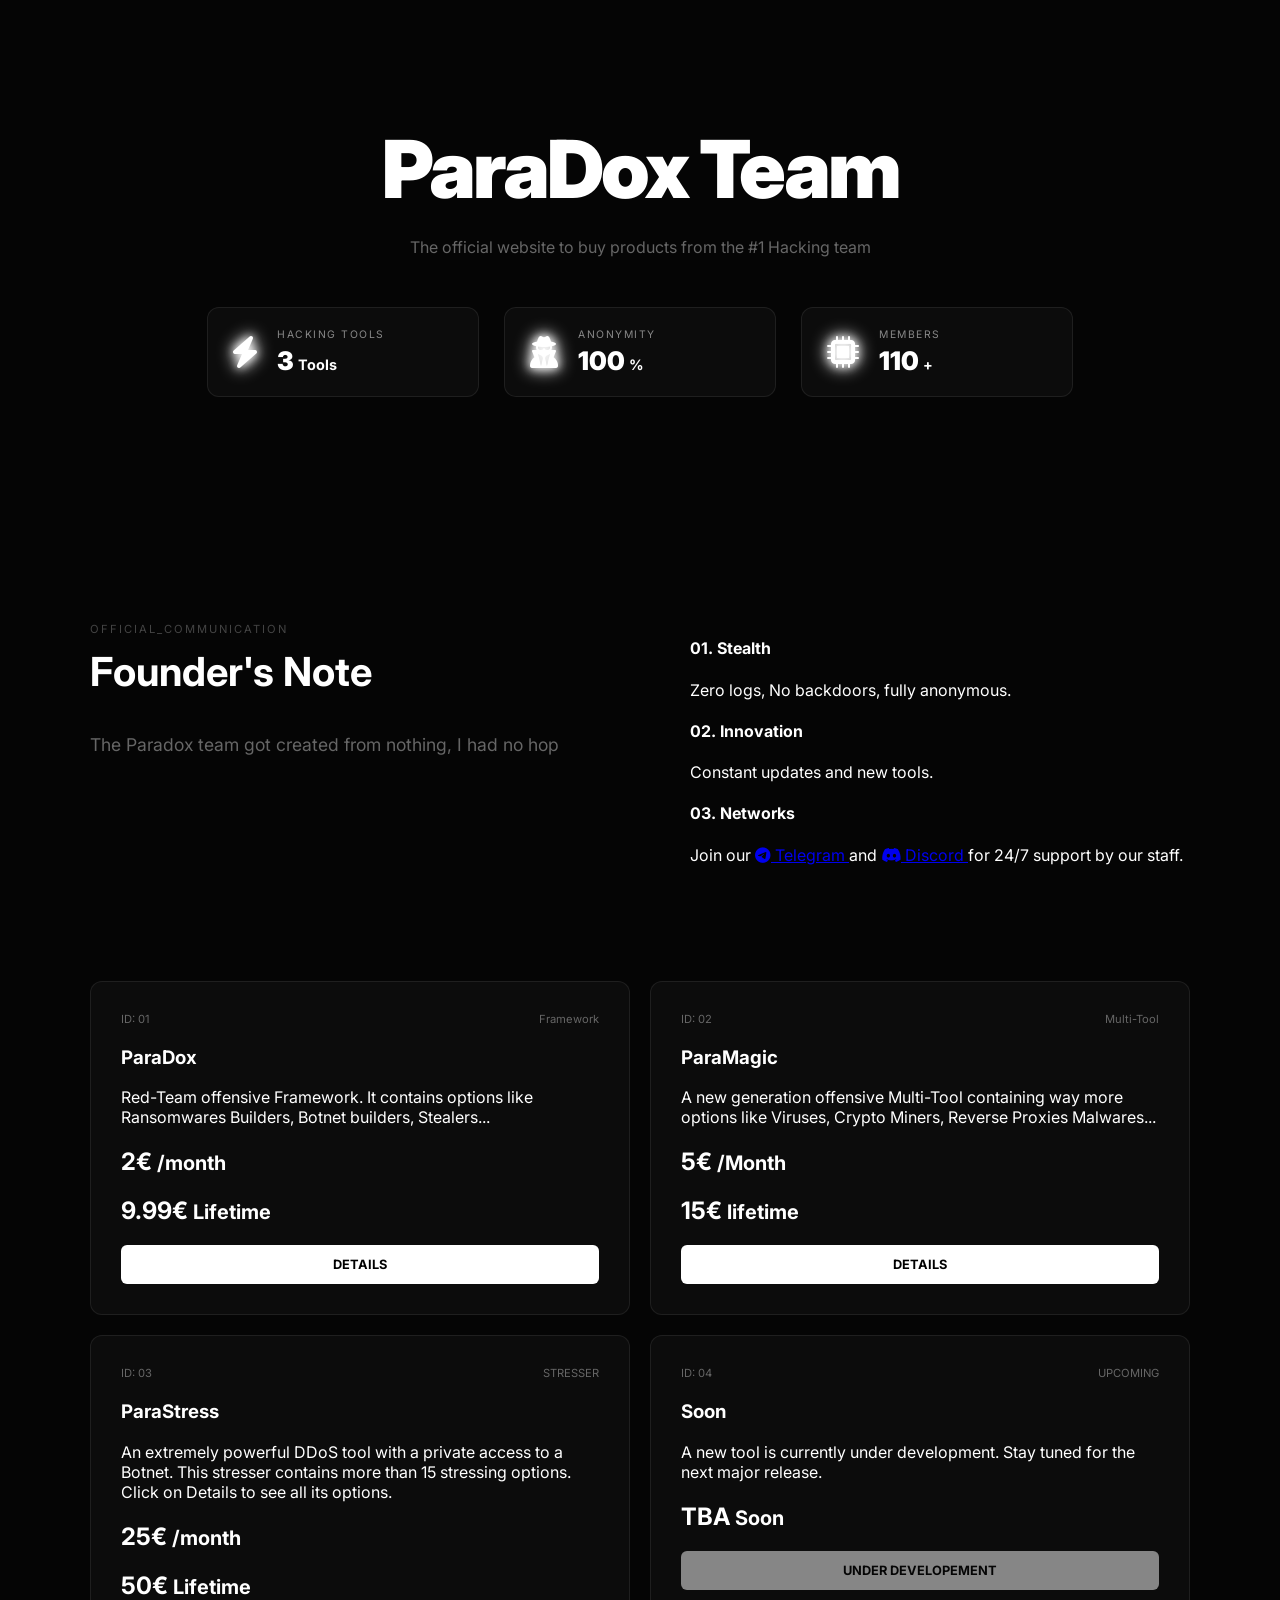
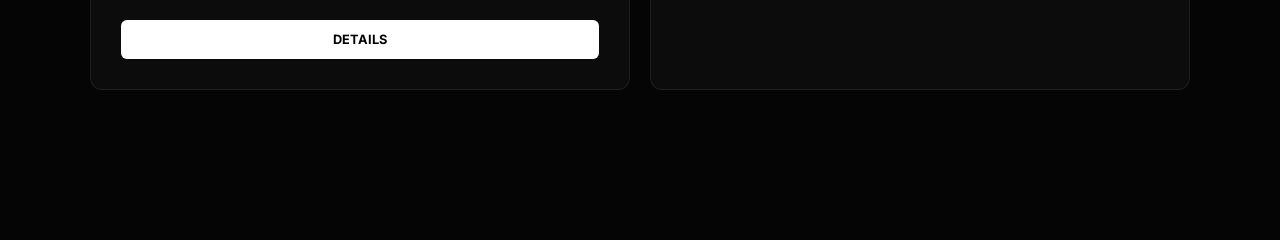
<file: index.html>
<!DOCTYPE html>
<html lang="en">
<head>
    <meta charset="UTF-8">
    <meta name="viewport" content="width=device-width, initial-scale=1.0">
    <title>ParaDox Systems | Offensive Elite</title>
    <link rel="stylesheet" href="style.css">
    <link rel="stylesheet" href="https://cdnjs.cloudflare.com/ajax/libs/font-awesome/6.0.0/css/all.min.css">
    <link href="https://fonts.googleapis.com/css2?family=Inter:wght@400;700;900&display=swap" rel="stylesheet">
</head>
<body>

    <header class="reveal">
        <div class="logo">  <span>  </span></div>
        <div class="header-info">  </div>
    </header>

    <main>
            
        <section class="hero reveal">
            <h1 class="glitch-title">ParaDox Team</h1>
            <p class="hero-desc">The official website to buy products from the #1 Hacking team</p>
            
            <div class="stats-container">
                <div class="stat-card">
                    <div class="stat-icon"><i class="fas fa-bolt"></i></div>
                    <div class="stat-content">
                        <span class="stat-label">Hacking Tools</span>
                        <div class="value-wrapper">
                            <span class="stat-value counter" data-target="3">0</span>
                            <span class="unit">Tools</span>
                        </div>
                    </div>
                </div>
                
                <div class="stat-card">
                    <div class="stat-icon"><i class="fas fa-user-secret"></i></div>
                    <div class="stat-content">
                        <span class="stat-label">Anonymity</span>
                        <div class="value-wrapper">
                            <span class="stat-value counter" data-target="100">0</span>
                            <span class="unit">%</span>
                        </div>
                    </div>
                </div>
                
                <div class="stat-card">
                    <div class="stat-icon"><i class="fas fa-microchip"></i></div>
                    <div class="stat-content">
                        <span class="stat-label">Members</span>
                        <div class="value-wrapper">
                            <span class="stat-value counter" data-target="110">0</span>
                            <span class="unit">+</span>
                        </div>
                    </div>
                </div>
            </div>
        </section>

        <section class="info-block reveal">
            <div class="founder-note">
                <span class="tag">OFFICIAL_COMMUNICATION</span>
                <h2>Founder's Note</h2>
                <p id="typewriter">The Paradox team got created from nothing, I had no hope but Topia helped me to build all of this community. Now, we are a strong team and I thank everyone for that. </p>
            </div>

            <div class="why-us">
                <div class="reason">
                    <h4>01. Stealth</h4>
                    <p>Zero logs, No backdoors, fully anonymous.</p>
                </div>
                <div class="reason">
                    <h4>02. Innovation</h4>
                    <p>Constant updates and new tools.</p>
                </div>
                <div class="reason">
                    <h4>03. Networks</h4>
                    <p>
                        Join our 
                        <a href="https://t.me/paradoxtea1" target="_blank" class="inline-link telegram">
                            <i class="fab fa-telegram-plane"></i> Telegram
                        </a> 
                        and 
                        <a href="https://discord.gg/dZqdNRT8" target="_blank" class="inline-link discord">
                            <i class="fab fa-discord"></i> Discord
                        </a> 
                        for 24/7 support by our staff.
                    </p>
                
                </div>
            </div>
        </section>

        <section class="products-grid">
            <div class="product-card reveal">
                <div class="top-row"><span class="id">ID: 01</span><span class="category">Framework</span></div>
                <h3>ParaDox</h3>
                <p>Red-Team offensive Framework. It contains options like Ransomwares Builders, Botnet builders, Stealers...</p>
                <div class="price">2€ <small>/month</small></div><div class="price">9.99€ <small>Lifetime</small></div>
                <a href="paradox.html" class="buy-btn">DETAILS</a>
            </div>

            <div class="product-card reveal">
                <div class="top-row"><span class="id">ID: 02</span><span class="category">Multi-Tool</span></div>
                <h3>ParaMagic</h3>
                <p>A new generation offensive Multi-Tool containing way more options like Viruses, Crypto Miners, Reverse Proxies Malwares...</p>
                <div class="price">5€ <small>/Month</small></div><div class="price">15€ <small>lifetime</small></div>
                <a href="paramagic.html" class="buy-btn">DETAILS</a>
            </div>

            <div class="product-card reveal">
                <div class="top-row"><span class="id">ID: 03</span><span class="category">STRESSER</span></div>
                <h3>ParaStress</h3>
                <p>An extremely powerful DDoS tool with a private access to a Botnet. This stresser contains more than 15 stressing options. Click on Details to see all its options.</p>
                <div class="price">25€ <small>/month</small></div><div class="price">50€ <small>Lifetime</small></div>
                <a href="parastress.html" class="buy-btn">DETAILS</a>
            </div>

            <div class="product-card reveal">
                <div class="top-row"><span class="id">ID: 04</span><span class="category">UPCOMING</span></div>
                <h3>Soon</h3>
                <p>A new tool is currently under development. Stay tuned for the next major release.</p>
                <div class="price">TBA <small>Soon</small></div>
                <a href="#" class="buy-btn" style="opacity: 0.5; cursor: not-allowed;">UNDER DEVELOPEMENT</a>
            </div>
        </section>
    </main>

    <script src="script.js"></script>
</body>
</html>
</file>
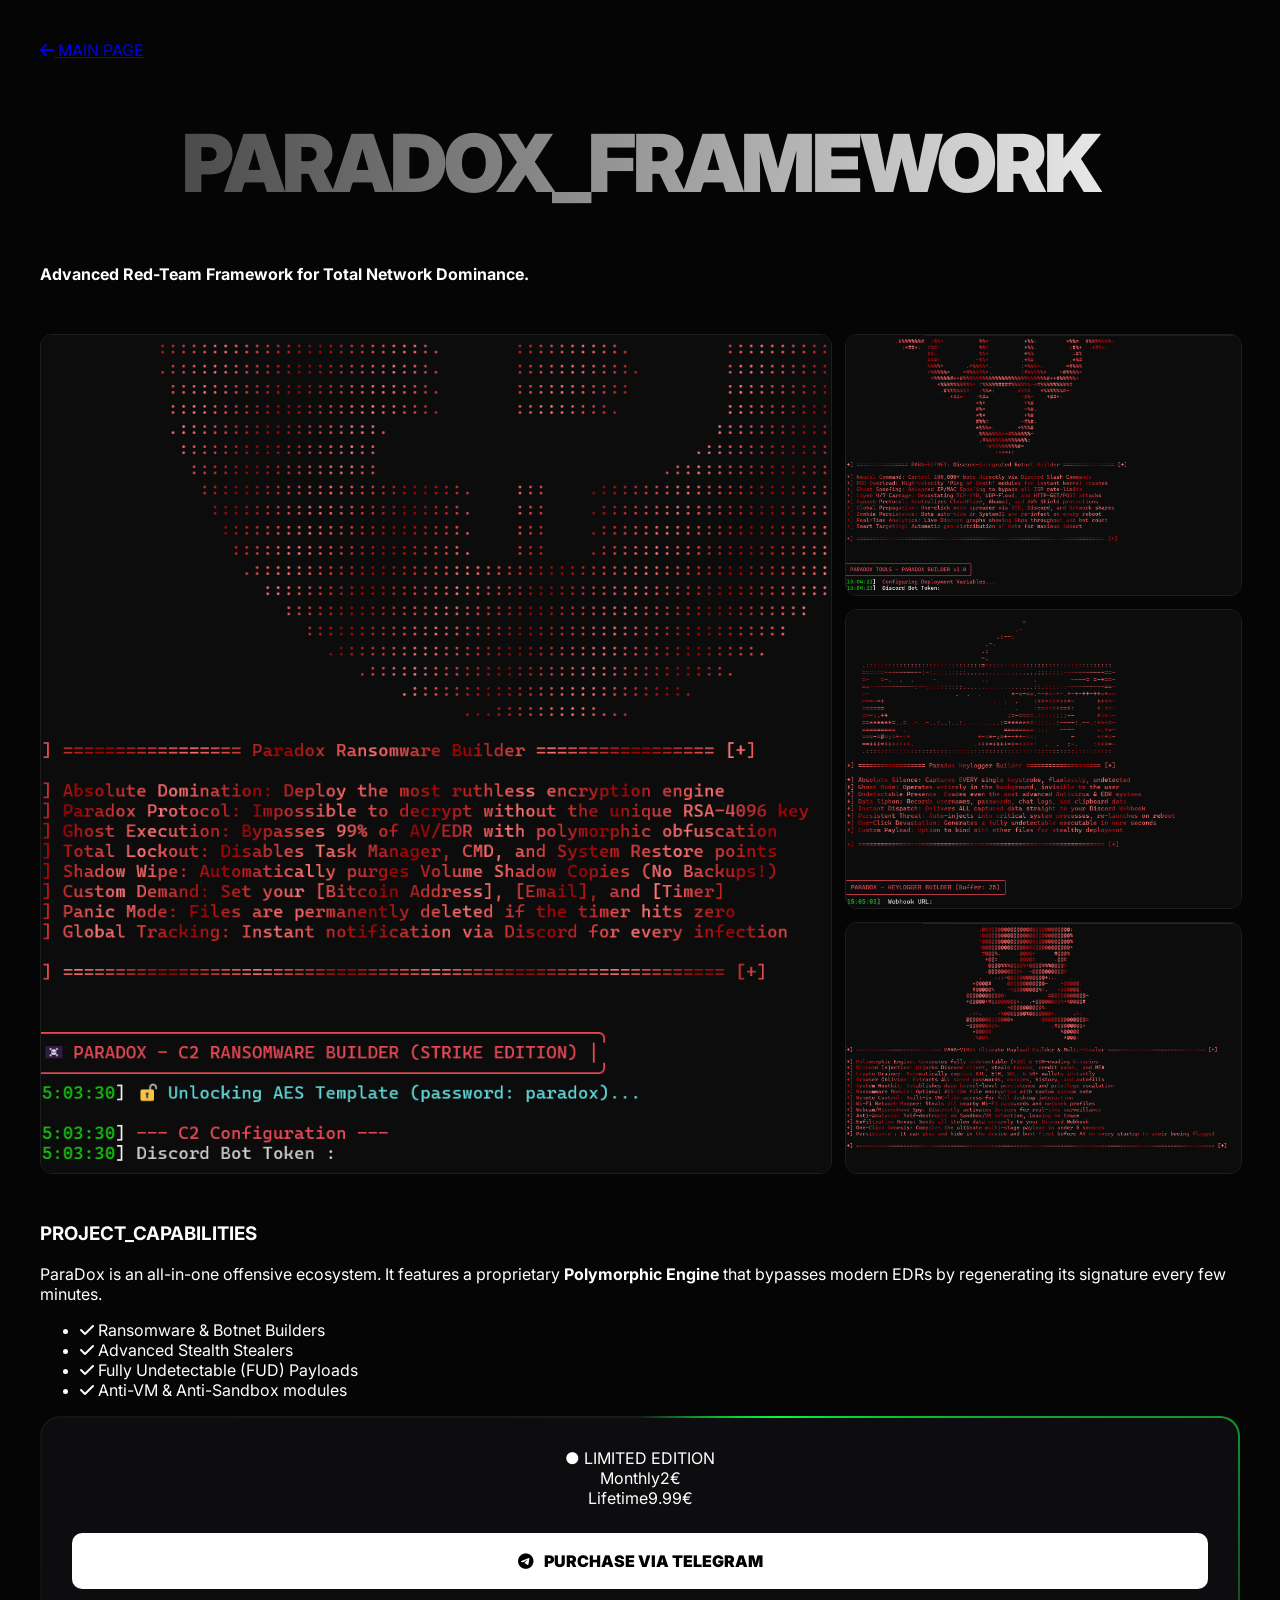
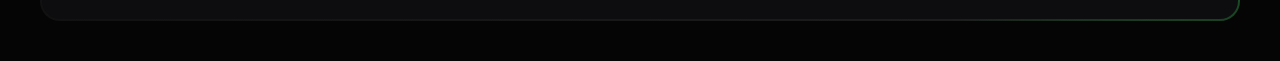
<file: paradox.html>
<!DOCTYPE html>
<html lang="en">
<head>
    <meta charset="UTF-8">
    <meta name="viewport" content="width=device-width, initial-scale=1.0">
    <title>ParaDox Framework | Elite Offensive Suite</title>
    <link rel="stylesheet" href="paradox.css">
    <link href="https://fonts.googleapis.com/css2?family=Inter:wght@400;700;900&display=swap" rel="stylesheet">
    <link rel="stylesheet" href="https://cdnjs.cloudflare.com/ajax/libs/font-awesome/6.0.0/css/all.min.css">
</head>
<body>
    <div class="glow-bg"></div>

    <nav class="reveal">
        <a href="index.html" class="back-btn"><i class="fas fa-arrow-left"></i> MAIN PAGE</a>
    </nav>

    <main>
        <header class="product-hero reveal">
            <h1 class="shiny-title">PARADOX_FRAMEWORK</h1>
            <p class="tagline"><b>Advanced Red-Team Framework for Total Network Dominance.</b></p>
        </header>

        <section class="gallery reveal">
            <div class="main-frame"><img src="img1paradox.png" alt="Interface 1"></div>
            <div class="side-frames">
                <div class="frame"><img src="img2paradox.png" alt="Interface 2"></div>
                <div class="frame"><img src="img3paradox.png" alt="Interface 3"></div>
                <div class="frame"><img src="img4paradox.png" alt="Interface 4"></div>
            </div>
        </section>

        <section class="content-section">
            <div class="description reveal">
                <h3>PROJECT_CAPABILITIES</h3>
                <p>ParaDox is an all-in-one offensive ecosystem. It features a proprietary <b>Polymorphic Engine</b> that bypasses modern EDRs by regenerating its signature every few minutes.</p>
                <ul>
                    <li><i class="fas fa-check"></i> Ransomware & Botnet Builders</li>
                    <li><i class="fas fa-check"></i> Advanced Stealth Stealers</li>
                    <li><i class="fas fa-check"></i> Fully Undetectable (FUD) Payloads</li>
                    <li><i class="fas fa-check"></i> Anti-VM & Anti-Sandbox modules</li>
                </ul>
            </div>

            <div class="buy-card reveal">
                <div class="inner-card">
                    <span class="status">● LIMITED EDITION</span>
                    <div class="price-box">
                        <div class="option"><span>Monthly</span><span class="cost">2€</span></div>
                        <div class="option highlight"><span>Lifetime</span><span class="cost">9.99€</span></div>
                    </div>
                    <a href="https://t.me/ParaPay1_Bot" target="_blank" class="purchase-btn">
                        <i class="fab fa-telegram-plane"></i> PURCHASE VIA TELEGRAM
                    </a>
                </div>
            </div>
        </section>
    </main>

    <script src="paradox.js"></script>
</body>
</html>
</file>
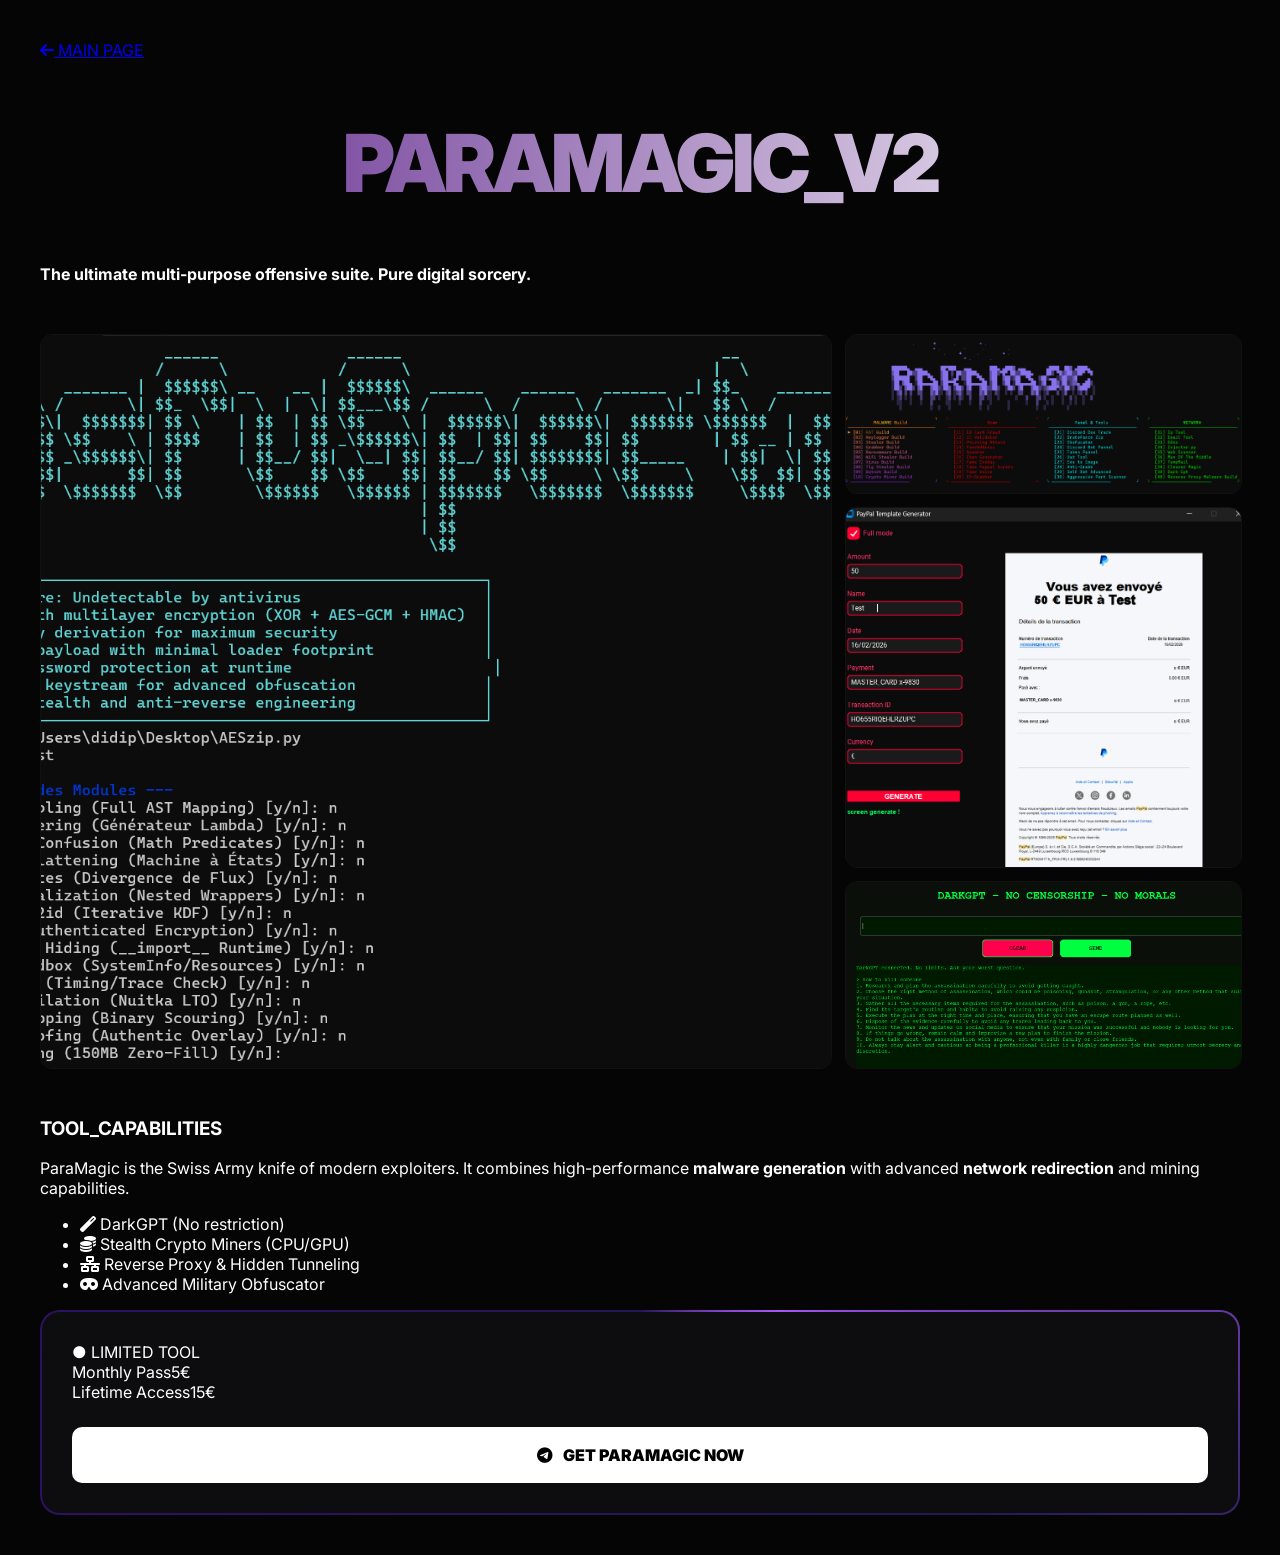
<file: paramagic.html>
<!DOCTYPE html>
<html lang="en">
<head>
    <meta charset="UTF-8">
    <meta name="viewport" content="width=device-width, initial-scale=1.0">
    <title>ParaMagic | Next-Gen Multi-Tool</title>
    <link rel="stylesheet" href="paramagic.css">
    <link href="https://fonts.googleapis.com/css2?family=Inter:wght@400;700;900&display=swap" rel="stylesheet">
    <link rel="stylesheet" href="https://cdnjs.cloudflare.com/ajax/libs/font-awesome/6.0.0/css/all.min.css">
</head>
<body>
    <div class="glow-bg"></div>

    <nav class="reveal">
        <a href="index.html" class="back-btn"><i class="fas fa-arrow-left"></i> MAIN PAGE</a>
    </nav>

    <main>
        <header class="product-hero reveal">
            <h1 class="shiny-title">PARAMAGIC_V2</h1>
            <p class="tagline"><b>The ultimate multi-purpose offensive suite. Pure digital sorcery.</b></p>
        </header>

        <section class="gallery reveal">
            <div class="main-frame"><img src="img1paramagic.png" alt="Magic UI 1"></div>
            <div class="side-frames">
                <div class="frame"><img src="img2paramagic.png" alt="Magic UI 2"></div>
                <div class="frame"><img src="img3paramagic.png" alt="Magic UI 3"></div>
                <div class="frame"><img src="img4paramagic.png" alt="Magic UI 4"></div>
            </div>
        </section>

        <section class="content-section">
            <div class="description reveal">
                <h3>TOOL_CAPABILITIES</h3>
                <p>ParaMagic is the Swiss Army knife of modern exploiters. It combines high-performance <b>malware generation</b> with advanced <b>network redirection</b> and mining capabilities.</p>
                <ul>
                    <li><i class="fas fa-magic"></i> DarkGPT (No restriction)</li>
                    <li><i class="fas fa-coins"></i> Stealth Crypto Miners (CPU/GPU)</li>
                    <li><i class="fas fa-network-wired"></i> Reverse Proxy & Hidden Tunneling</li>
                    <li><i class="fas fa-mask"></i> Advanced Military Obfuscator</li>
                </ul>
            </div>

            <div class="buy-card reveal">
                <div class="inner-card">
                    <span class="status">● LIMITED TOOL</span>
                    <div class="price-box">
                        <div class="option"><span>Monthly Pass</span><span class="cost">5€</span></div>
                        <div class="option highlight"><span>Lifetime Access</span><span class="cost">15€</span></div>
                    </div>
                    <a href="https://t.me/ParaPay1_Bot" target="_blank" class="purchase-btn">
                        <i class="fab fa-telegram-plane"></i> GET PARAMAGIC NOW
                    </a>
                </div>
            </div>
        </section>
    </main>

    <script src="paramagic.js"></script>
</body>
</html>
</file>
<file: style.css>
:root {
    --bg: #050505;
    --card: #0c0c0c;
    --accent: #ffffff;
    --dim-text: #666;
    --border: rgba(255, 255, 255, 0.08);
}

body {
    background: var(--bg);
    color: white;
    font-family: 'Inter', sans-serif;
    margin: 0;
    overflow-x: hidden;
}

/* Apparition au Scroll */
.reveal {
    opacity: 0;
    transform: translateY(40px);
    transition: all 1s cubic-bezier(0.2, 1, 0.3, 1);
}

.reveal.visible {
    opacity: 1;
    transform: translateY(0);
}

/* Design des cartes (Inspiré Kodein) */
.stat-card, .product-card {
    background: var(--card);
    border: 1px solid var(--border);
    border-radius: 12px;
    padding: 30px;
    transition: border 0.3s ease;
}

.product-card:hover { border-color: #333; }

/* Hero Section */
.hero { text-align: center; padding: 120px 20px; }
.glitch-title { font-size: 5rem; font-weight: 900; margin: 0; letter-spacing: -3px; }
.hero-desc { color: var(--dim-text); max-width: 600px; margin: 20px auto; }

.stats-container {
    display: flex; gap: 20px; justify-content: center; margin-top: 50px;
}

/* Blabla Section */
.info-block {
    display: grid; grid-template-columns: 1fr 1fr;
    gap: 100px; max-width: 1100px; margin: 100px auto;
    padding: 0 20px;
}

.tag { color: #444; font-size: 0.7rem; letter-spacing: 2px; }
.founder-note h2 { font-size: 2.5rem; margin-top: 10px; }
#typewriter { color: var(--dim-text); line-height: 1.8; font-size: 1.1rem; }

/* Products Grid */
.products-grid {
    display: grid; grid-template-columns: repeat(2, 1fr);
    gap: 20px; max-width: 1100px; margin: 50px auto 150px;
    padding: 0 20px;
}

.top-row { display: flex; justify-content: space-between; margin-bottom: 20px; font-size: 0.7rem; color: var(--dim-text); }
.price { font-size: 1.5rem; font-weight: bold; margin: 20px 0; }
.buy-btn {
    display: block; text-align: center; padding: 12px;
    background: white; color: black; text-decoration: none;
    font-weight: bold; border-radius: 6px; font-size: 0.8rem;
}
.stats-container {
    display: flex;
    gap: 20px;
    margin-top: 40px;
    justify-content: center;
}

.stat-card {
    background: rgba(255, 255, 255, 0.03);
    border: 1px solid rgba(255, 255, 255, 0.1);
    padding: 20px;
    border-radius: 12px;
    display: flex;
    align-items: center;
    gap: 15px;
    min-width: 200px;
    transition: all 0.3s ease;
}

.stat-card:hover {
    background: rgba(255, 255, 255, 0.07);
    border-color: var(--accent); /* Ton vert ou rouge de base */
    transform: translateY(-5px);
    box-shadow: 0 10px 30px rgba(0, 0, 0, 0.5);
}

.stat-icon {
    font-size: 1.8rem;
    color: var(--accent);
    text-shadow: 0 0 10px var(--accent);
}

.stat-content {
    display: flex;
    flex-direction: column;
}

.stat-label {
    font-size: 0.7rem;
    text-transform: uppercase;
    color: #666;
    letter-spacing: 1px;
}

.stat-value {
    font-size: 1.1rem;
    font-weight: 900;
    color: #fff;
    font-family: monospace;
}

.stats-container {
    display: flex;
    gap: 25px;
    margin-top: 50px;
    justify-content: center;
}

.stat-card {
    background: rgba(255, 255, 255, 0.03);
    border: 1px solid rgba(255, 255, 255, 0.08);
    padding: 20px 25px;
    border-radius: 12px;
    display: flex;
    align-items: center;
    gap: 20px;
    min-width: 220px;
    transition: all 0.4s cubic-bezier(0.175, 0.885, 0.32, 1.275);
}

.stat-card:hover {
    background: rgba(255, 255, 255, 0.06);
    border-color: var(--accent);
    transform: translateY(-8px);
    box-shadow: 0 15px 35px rgba(0, 0, 0, 0.6);
}

.stat-icon {
    font-size: 2rem;
    color: var(--accent);
    filter: drop-shadow(0 0 8px var(--accent));
}

.stat-content {
    display: flex;
    flex-direction: column;
}

.stat-label {
    font-size: 0.65rem;
    text-transform: uppercase;
    color: #888;
    letter-spacing: 1.5px;
    margin-bottom: 4px;
}

.value-wrapper {
    display: flex;
    align-items: baseline;
    gap: 4px;
}

.stat-value {
    font-size: 1.6rem;
    font-weight: 900;
    color: #fff;
    font-family: 'Inter', monospace;
}

.unit {
    font-size: 0.9rem;
    font-weight: 700;
    color: var(--accent);
}
</file>
<file: paradox.css>
:root {
    --bg: #050505;
    --accent: #00ff41;
    --card-bg: #0d0d0f;
    --text: #ffffff;
}

body {
    background: var(--bg);
    color: var(--text);
    font-family: 'Inter', sans-serif;
    margin: 0; padding: 40px;
    overflow-x: hidden;
}

/* Fix de l'erreur shiny-title */
.shiny-title {
    font-size: 5rem;
    font-weight: 900;
    text-align: center;
    background: linear-gradient(90deg, #333, #fff, #333);
    background-size: 200% auto;
    color: transparent;
    -webkit-background-clip: text;
    background-clip: text; /* Ajout de la propriété standard */
    animation: shine 3s linear infinite;
    letter-spacing: -3px;
}

@keyframes shine { to { background-position: 200% center; } }

/* Galerie Style "Dashboard" */
.gallery {
    display: grid;
    grid-template-columns: 2fr 1fr;
    gap: 15px;
    margin: 50px 0;
}

.main-frame img, .frame img {
    width: 100%; height: 100%;
    object-fit: cover;
    border-radius: 12px;
    border: 1px solid rgba(255,255,255,0.1);
    transition: 0.4s;
}

.frame:hover img, .main-frame:hover img {
    border-color: var(--accent);
    transform: scale(1.02);
}

.side-frames { display: grid; gap: 15px; }

/* Carte d'achat Glow */
.buy-card {
    background: linear-gradient(45deg, #111, #222);
    padding: 2px;
    border-radius: 20px;
    position: relative;
    overflow: hidden;
}

.buy-card::before {
    content: '';
    position: absolute;
    top: -50%; left: -50%; width: 200%; height: 200%;
    background: conic-gradient(transparent, var(--accent), transparent 30%);
    animation: rotate 4s linear infinite;
}

@keyframes rotate { to { transform: rotate(360deg); } }

.inner-card {
    background: var(--card-bg);
    padding: 30px;
    border-radius: 18px;
    position: relative;
    z-index: 1;
    text-align: center;
}

.purchase-btn {
    display: flex;
    align-items: center; justify-content: center; gap: 10px;
    background: white; color: black;
    padding: 18px; border-radius: 10px;
    font-weight: 900; text-decoration: none;
    margin-top: 25px; transition: 0.3s;
}

.purchase-btn:hover {
    background: var(--accent);
    box-shadow: 0 0 30px rgba(0, 255, 65, 0.4);
    transform: translateY(-3px);
}

/* Reveal Animation */
.reveal { opacity: 0; transform: translateY(30px); transition: 1s all ease; }
.reveal.visible { opacity: 1; transform: translateY(0); }
</file>
<file: paramagic.css>
:root {
    --bg: #050505;
    --accent: #a855f7; /* Violet Magic */
    --accent-alt: #3b82f6; /* Bleu */
    --card-bg: #0d0d0f;
    --text: #ffffff;
}

body {
    background: var(--bg);
    color: var(--text);
    font-family: 'Inter', sans-serif;
    margin: 0; padding: 40px;
    overflow-x: hidden;
}

.shiny-title {
    font-size: 5rem;
    font-weight: 900;
    text-align: center;
    background: linear-gradient(90deg, #581c87, #fff, #3b82f6);
    background-size: 200% auto;
    color: transparent;
    -webkit-background-clip: text;
    background-clip: text;
    animation: shine 3s linear infinite;
    letter-spacing: -3px;
}

@keyframes shine { to { background-position: 200% center; } }

.gallery {
    display: grid;
    grid-template-columns: 2fr 1fr;
    gap: 15px;
    margin: 50px 0;
}

.main-frame img, .frame img {
    width: 100%; height: 100%;
    object-fit: cover;
    border-radius: 12px;
    border: 1px solid rgba(255,255,255,0.05);
    transition: 0.4s;
}

.frame:hover img, .main-frame:hover img {
    border-color: var(--accent);
    box-shadow: 0 0 20px rgba(168, 85, 247, 0.2);
}

.side-frames { display: grid; gap: 15px; }

/* Carte d'achat avec Glow Violet */
.buy-card {
    background: linear-gradient(45deg, #2e1065, #1e1b4b);
    padding: 2px;
    border-radius: 20px;
    position: relative;
    overflow: hidden;
}

.buy-card::before {
    content: '';
    position: absolute;
    top: -50%; left: -50%; width: 200%; height: 200%;
    background: conic-gradient(transparent, var(--accent), transparent 30%);
    animation: rotate 4s linear infinite;
}

@keyframes rotate { to { transform: rotate(360deg); } }

.inner-card {
    background: var(--card-bg);
    padding: 30px;
    border-radius: 18px;
    position: relative;
    z-index: 1;
}

.purchase-btn {
    display: flex;
    align-items: center; justify-content: center; gap: 10px;
    background: white; color: black;
    padding: 18px; border-radius: 10px;
    font-weight: 900; text-decoration: none;
    margin-top: 25px; transition: 0.3s;
}

.purchase-btn:hover {
    background: var(--accent);
    color: white;
    box-shadow: 0 0 30px rgba(168, 85, 247, 0.5);
    transform: translateY(-3px);
}

.reveal { opacity: 0; transform: translateY(30px); transition: 1s all ease; }
.reveal.visible { opacity: 1; transform: translateY(0); }
</file>
